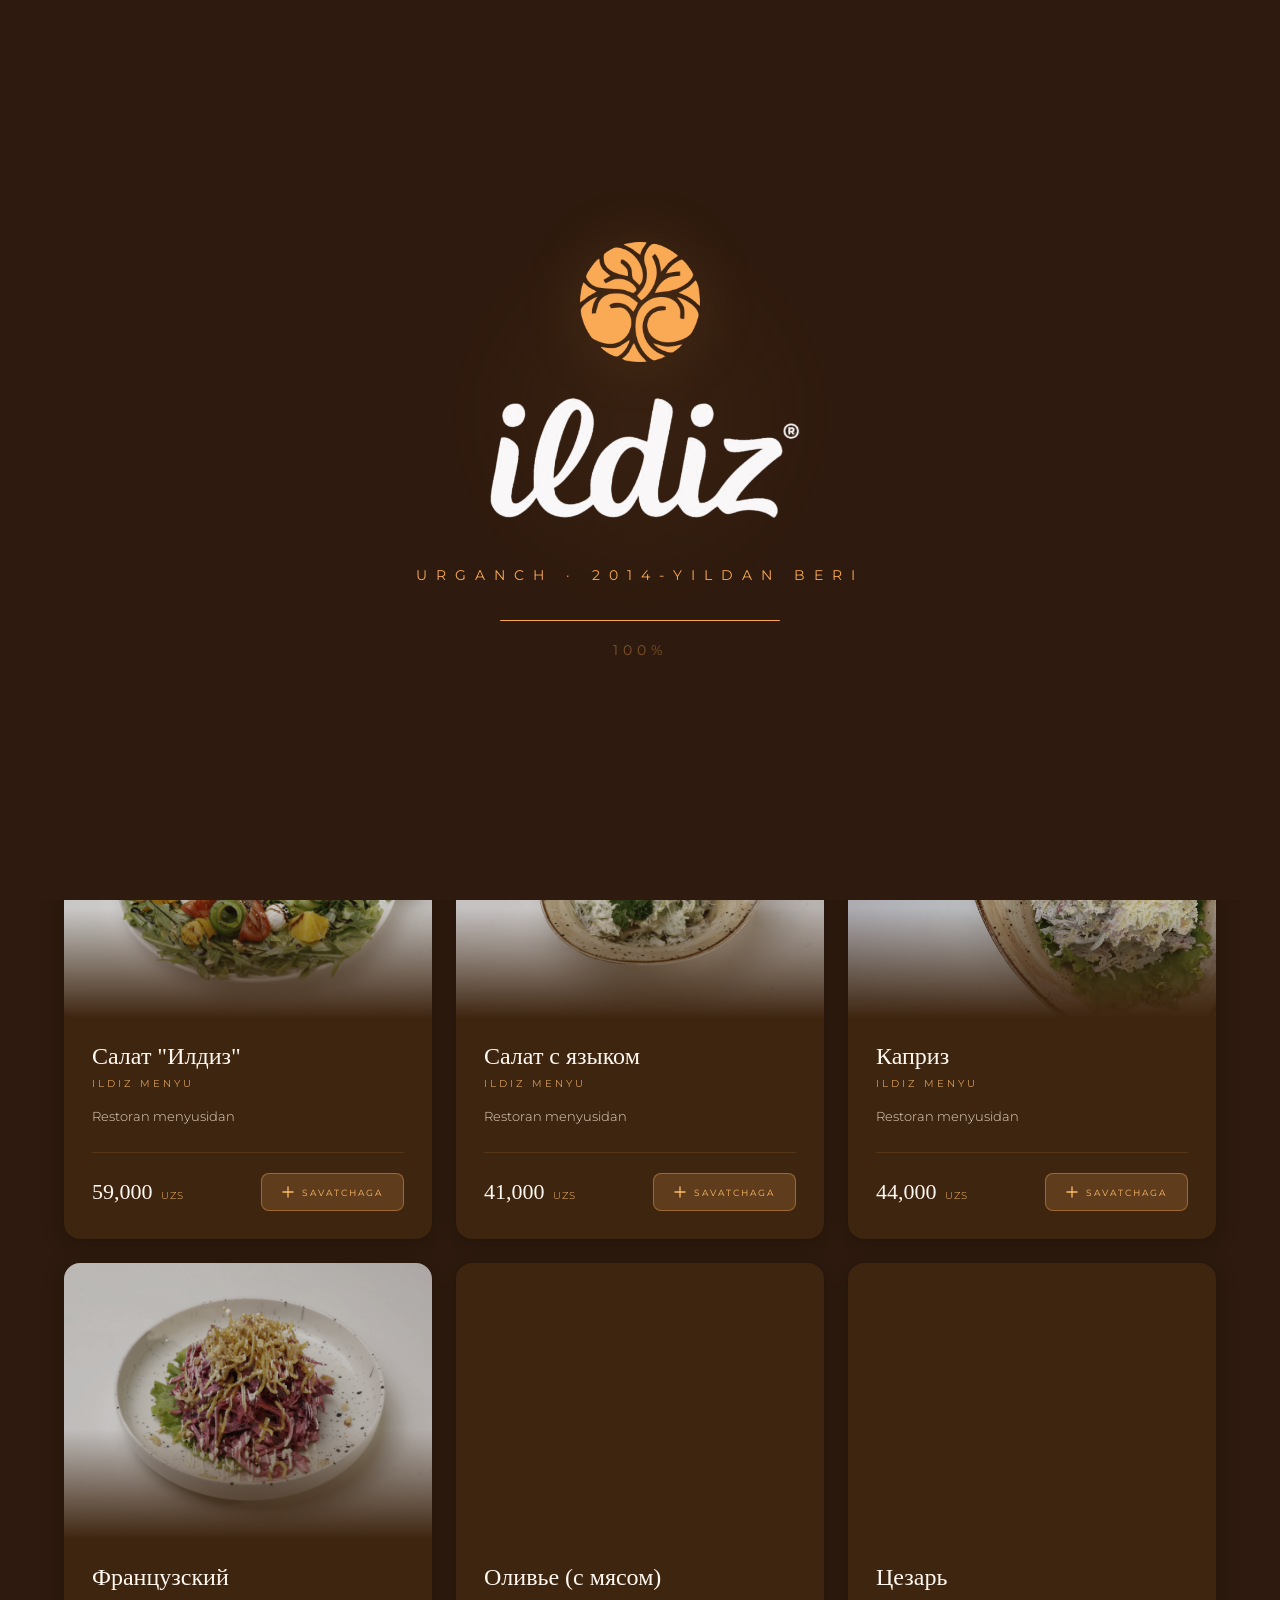
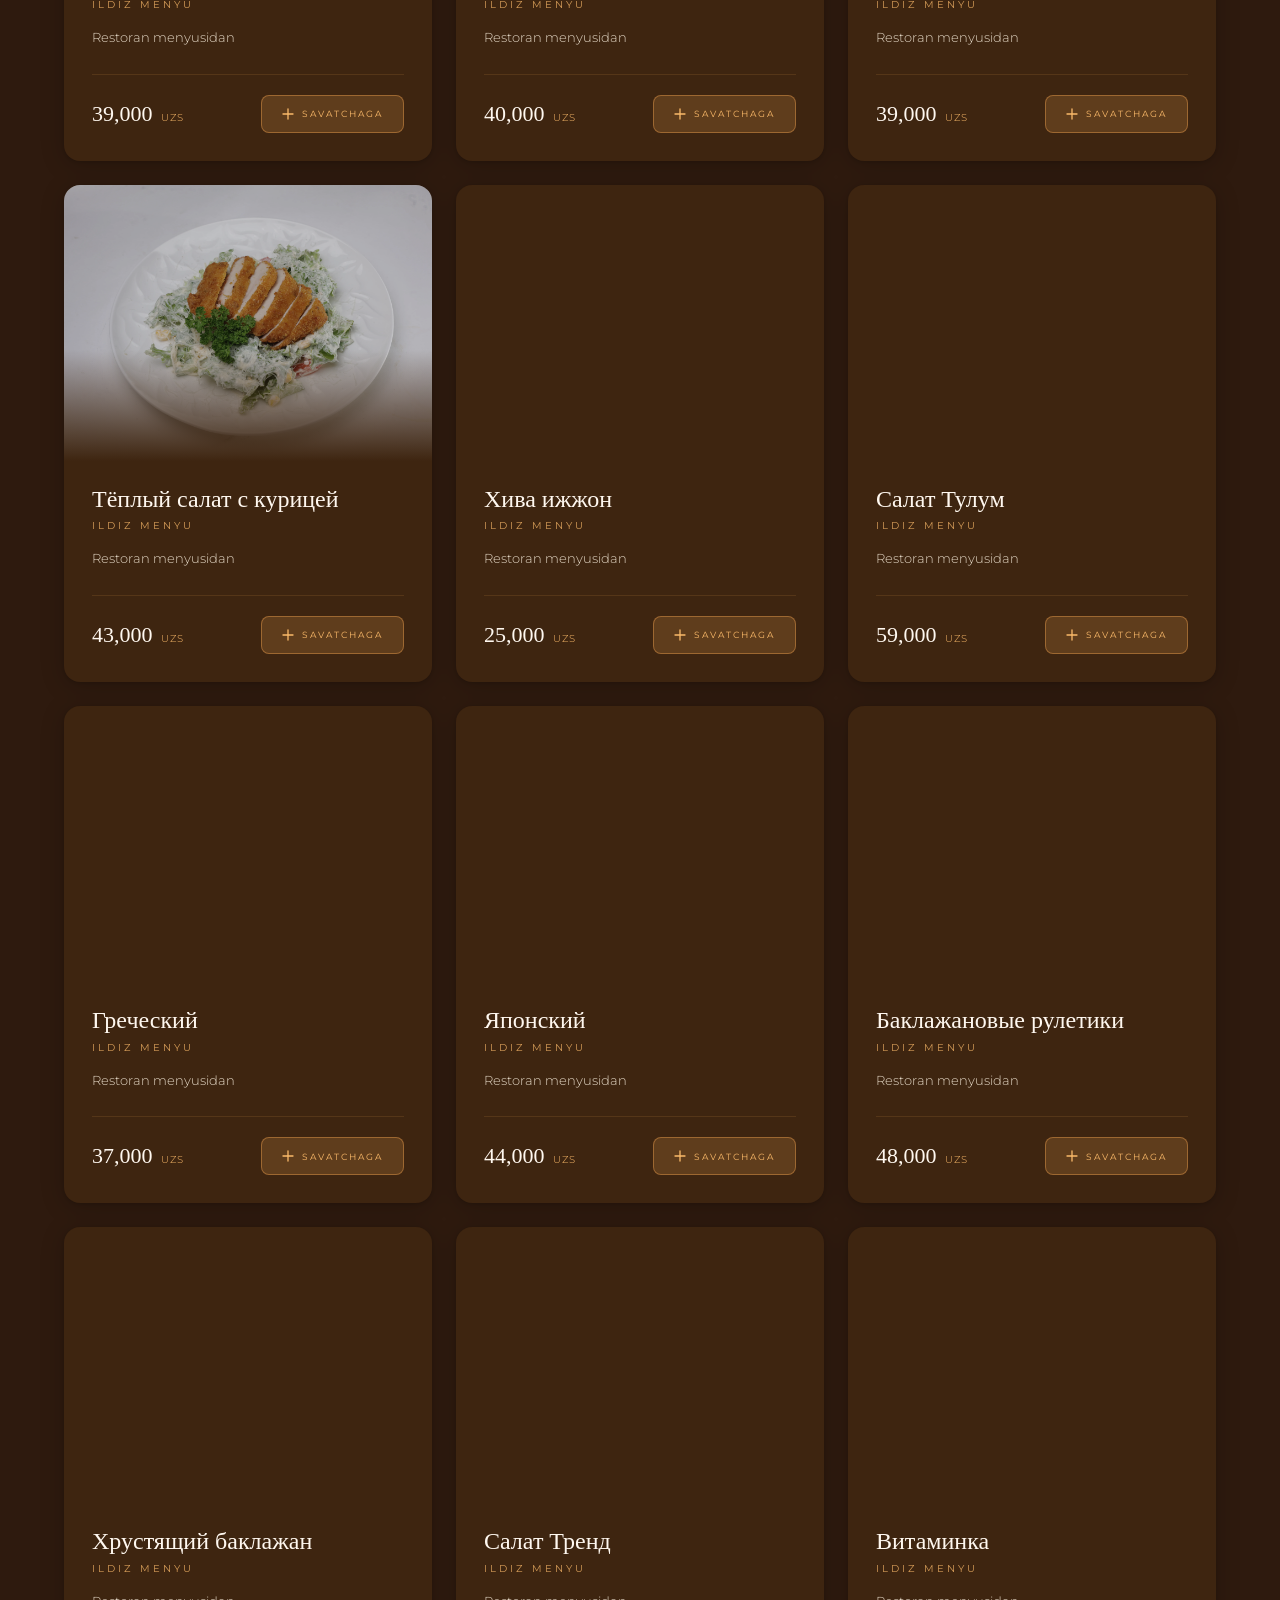
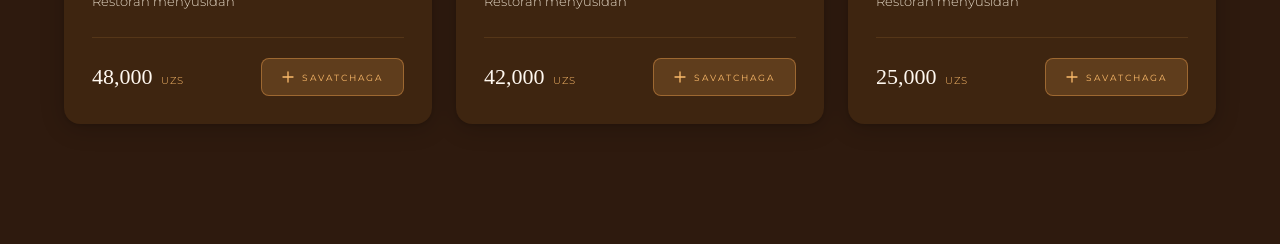
<file: menu.html>
<!DOCTYPE html>
<html lang="uz">

<head>
    <meta charset="UTF-8">
    <meta name="viewport" content="width=device-width, initial-scale=1.0, viewport-fit=cover">
    <meta name="description"
        content="ILDIZ menyu — salatlar, sho'rvalar, asosiy taomlar, kaboblar, ichimliklar, shirinliklar. Onlayn buyurtma bering.">
    <meta name="keywords"
        content="ILDIZ menyu, restoran menyu, Urganch, milliy taomlar, salatlar, kaboblar, shirinliklar">
    <meta name="author" content="ILDIZ Milliy Taomlari">
    <meta name="theme-color" content="#2E1A0E">
    <meta name="color-scheme" content="dark">
    <meta name="robots" content="index, follow">

    <!-- Open Graph -->
    <meta property="og:type" content="website">
    <meta property="og:title" content="ILDIZ — Menyu">
    <meta property="og:description"
        content="ILDIZ restoran menyusi. Salatlar, sho'rvalar, asosiy taomlar, kaboblar, ichimliklar, shirinliklar.">
    <meta property="og:url" content="https://kamoladdin808.github.io/ildiz/menu.html">
    <meta property="og:site_name" content="ILDIZ">

    <!-- Twitter Card -->
    <meta name="twitter:card" content="summary_large_image">
    <meta name="twitter:title" content="ILDIZ — Menyu">
    <meta name="twitter:description" content="ILDIZ restoran menyusi. Milliy taomlar Urganchda.">

    <!-- Favicon -->
    <link rel="icon" type="image/png" href="ildiz-tree.png">
    <link rel="apple-touch-icon" href="ildiz-tree.png">

    <title>ILDIZ — Menyu</title>
    <link rel="preconnect" href="https://fonts.googleapis.com">
    <link
        href="https://fonts.googleapis.com/css2?family=Montserrat:wght@300;400;500;600;700&family=Pacifico&family=Playfair+Display:ital,wght@0,400;0,500;0,600;0,700;1,400;1,500&display=swap"
        rel="stylesheet">
    <link href="https://fonts.cdnfonts.com/css/moret" rel="stylesheet">
    <link rel="stylesheet" href="shared.css">
    <style>
        /* NAV — page-specific */
        nav {
            position: fixed;
            top: 0;
            left: 0;
            right: 0;
            z-index: 1000;
            padding: 22px 64px;
            display: flex;
            align-items: center;
            justify-content: space-between;
            background: rgba(46, 26, 14, 0.95);
            -webkit-backdrop-filter: blur(24px);
            backdrop-filter: blur(24px);
            border-bottom: 1px solid rgba(250, 169, 84, 0.12);
            opacity: 0;
            transform: translateY(-100%);
            animation: navSlide 0.7s cubic-bezier(0.16, 1, 0.3, 1) 2.9s forwards;
        }

        @keyframes navSlide {
            to {
                opacity: 1;
                transform: translateY(0);
            }
        }

        @keyframes fabPop {
            to {
                opacity: 1;
                transform: scale(1) rotate(0deg);
            }
        }

        .nav-back {
            display: flex;
            align-items: center;
            justify-content: center;
            width: 44px;
            height: 44px;
            border: 1px solid rgba(250, 169, 84, 0.4);
            border-radius: 50%;
            background: rgba(250, 169, 84, 0.08);
            text-decoration: none;
            transition: all 0.3s;
            margin-left: 14px;
        }

        .nav-back:hover {
            border-color: var(--gold);
            background: rgba(250, 169, 84, 0.2);
        }

        .nav-logo {
            gap: 14px;
        }

        .nav-mid {
            display: flex;
            gap: 48px;
            list-style: none;
        }

        .nav-mid a {
            font-size: 10px;
            letter-spacing: 4px;
            text-transform: uppercase;
            color: var(--muted);
            text-decoration: none;
            font-weight: 500;
            transition: color 0.3s;
        }

        .nav-mid a:hover,
        .nav-mid a.cur {
            color: var(--gold);
        }

        /* CART FLOAT */
        .cart-fab {
            position: fixed;
            bottom: 36px;
            right: 36px;
            z-index: 500;
            width: 62px;
            height: 62px;
            background: var(--gold);
            border: none;
            border-radius: 50%;
            cursor: pointer;
            display: flex;
            align-items: center;
            justify-content: center;
            box-shadow: 0 8px 32px rgba(250, 169, 84, 0.45);
            transition: all 0.3s;
            opacity: 0;
            transform: scale(0) rotate(-45deg);
            animation: fabPop 0.5s cubic-bezier(0.34, 1.56, 0.64, 1) 4.2s forwards;
        }

        .cart-fab:hover {
            background: var(--gold-l);
            transform: scale(1.08);
            box-shadow: 0 14px 48px rgba(250, 169, 84, 0.55);
        }

        .cart-badge {
            position: absolute;
            top: -5px;
            right: -5px;
            background: var(--ink);
            color: var(--gold);
            font-size: 10px;
            font-weight: 700;
            width: 22px;
            height: 22px;
            border-radius: 50%;
            display: none;
            align-items: center;
            justify-content: center;
            border: 2px solid var(--gold);
        }

        .cart-badge.on {
            display: flex;
        }

        /* CART PANEL */
        .cart-ov {
            position: fixed;
            inset: 0;
            background: rgba(46, 26, 14, 0.8);
            -webkit-backdrop-filter: blur(6px);
            backdrop-filter: blur(6px);
            z-index: 1100;
            opacity: 0;
            pointer-events: none;
            transition: opacity 0.4s;
        }

        .cart-ov.on {
            opacity: 1;
            pointer-events: all;
        }

        .cart-panel {
            position: fixed;
            top: 0;
            right: -480px;
            width: 440px;
            height: 100vh;
            height: 100dvh;
            max-height: 100dvh;
            padding-top: env(safe-area-inset-top, 0px);
            background: linear-gradient(180deg, var(--ink) 0%, var(--ink2) 100%);
            z-index: 1200;
            transition: right 0.45s cubic-bezier(0.4, 0, 0.2, 1);
            display: flex;
            flex-direction: column;
            border-left: 1px solid rgba(250, 169, 84, 0.1);
            box-sizing: border-box;
        }

        .cart-panel.on {
            right: 0;
        }

        .cart-hd {
            padding: 28px 36px 24px;
            border-bottom: 1px solid rgba(250, 169, 84, 0.1);
            display: flex;
            align-items: center;
            justify-content: space-between;
        }

        .cart-hd-left>span {
            font-family: var(--serif);
            font-size: 26px;
            font-weight: 300;
            letter-spacing: 2px;
            color: var(--warm);
            display: block;
        }

        .cart-x {
            width: 40px;
            height: 40px;
            background: rgba(250, 169, 84, 0.06);
            border: 1px solid rgba(250, 169, 84, 0.15);
            color: var(--warm);
            font-size: 20px;
            cursor: pointer;
            border-radius: 12px;
            display: flex;
            align-items: center;
            justify-content: center;
            transition: all 0.3s;
        }

        .cart-x:hover {
            background: rgba(250, 169, 84, 0.15);
            border-color: var(--gold);
            color: var(--gold);
        }

        .cart-body {
            flex: 1;
            overflow-y: auto;
            padding: 28px 36px;
            display: flex;
            flex-direction: column;
        }

        .cart-empty {
            display: flex;
            flex-direction: column;
            align-items: center;
            justify-content: center;
            flex: 1;
            gap: 20px;
            color: rgba(245, 234, 216, 0.3);
        }

        .cart-empty svg {
            opacity: 0.12;
            width: 72px;
            height: 72px;
        }

        .cart-empty p {
            font-family: var(--serif);
            font-size: 18px;
            letter-spacing: 2px;
            color: rgba(245, 234, 216, 0.3);
        }

        .cart-item {
            display: grid;
            grid-template-columns: 56px 1fr auto;
            grid-template-rows: auto auto;
            gap: 4px 14px;
            padding: 16px;
            border-radius: 12px;
            background: rgba(250, 169, 84, 0.04);
            margin-bottom: 10px;
            animation: sli 0.3s ease;
            transition: background 0.3s;
        }

        .cart-item:hover {
            background: rgba(250, 169, 84, 0.08);
        }

        @keyframes sli {
            from {
                opacity: 0;
                transform: translateX(18px);
            }

            to {
                opacity: 1;
                transform: none;
            }
        }

        .ci-img {
            width: 56px;
            height: 56px;
            border-radius: 10px;
            object-fit: cover;
            background: var(--ink3);
            grid-row: 1 / 3;
            align-self: center;
        }

        .ci-info {
            grid-column: 2 / 4;
            min-width: 0;
        }

        .ci-name {
            font-family: var(--serif);
            font-size: 16px;
            font-weight: 400;
            color: var(--warm);
            line-height: 1.2;
            white-space: nowrap;
            overflow: hidden;
            text-overflow: ellipsis;
        }

        .ci-price {
            font-size: 11px;
            color: var(--gold);
            font-weight: 600;
            letter-spacing: 1px;
        }

        .ci-ctrl {
            grid-column: 2 / 4;
            display: flex;
            align-items: center;
            gap: 10px;
            margin-top: 4px;
        }

        .qty-b {
            width: 28px;
            height: 28px;
            border: 1px solid rgba(250, 169, 84, 0.2);
            background: rgba(250, 169, 84, 0.06);
            color: var(--gold);
            font-size: 14px;
            cursor: pointer;
            border-radius: 8px;
            display: flex;
            align-items: center;
            justify-content: center;
            transition: all 0.2s;
            line-height: 1;
        }

        .qty-b:hover {
            background: var(--gold);
            border-color: var(--gold);
            color: var(--ink);
        }

        .qty-n {
            font-size: 13px;
            font-weight: 600;
            color: var(--warm);
            min-width: 18px;
            text-align: center;
        }

        .ci-spacer {
            flex: 1;
        }

        .rm-b {
            background: none;
            border: none;
            color: rgba(245, 234, 216, 0.25);
            cursor: pointer;
            font-size: 9px;
            letter-spacing: 1.5px;
            text-transform: uppercase;
            font-family: 'Montserrat', sans-serif;
            padding: 4px 0;
            transition: color 0.2s;
        }

        .rm-b:hover {
            color: #e74c3c;
        }

        .cart-ft {
            padding: 24px 36px calc(32px + env(safe-area-inset-bottom, 0px));
            border-top: 1px solid rgba(250, 169, 84, 0.1);
        }

        .cart-total {
            display: flex;
            justify-content: space-between;
            align-items: baseline;
            margin-bottom: 20px;
            padding-bottom: 20px;
            border-bottom: 1px solid rgba(250, 169, 84, 0.08);
        }

        .cart-total-l {
            font-size: 9px;
            letter-spacing: 4px;
            text-transform: uppercase;
            color: var(--muted);
        }

        .cart-total-v {
            font-family: var(--serif);
            font-size: 32px;
            font-weight: 300;
            color: var(--warm);
        }

        .cart-total-v span {
            font-size: 11px;
            font-family: 'Montserrat', sans-serif;
            color: var(--gold);
        }

        .cart-service {
            display: flex;
            justify-content: space-between;
            align-items: baseline;
            margin-bottom: 12px;
            font-size: 11px;
            color: var(--muted);
        }

        .cart-service-v {
            color: var(--gold);
            font-weight: 600;
        }

        .cart-total-final {
            display: flex;
            justify-content: space-between;
            align-items: baseline;
            margin-bottom: 20px;
            padding-bottom: 20px;
            border-bottom: 1px solid rgba(250, 169, 84, 0.08);
        }

        .cart-total-final-l {
            font-size: 10px;
            letter-spacing: 3px;
            text-transform: uppercase;
            color: var(--warm);
            font-weight: 600;
        }

        .cart-total-final-v {
            font-family: var(--serif);
            font-size: 28px;
            font-weight: 400;
            color: var(--gold);
        }

        .cart-total-final-v span {
            font-size: 11px;
            font-family: 'Montserrat', sans-serif;
            color: var(--gold);
        }

        .order-btn {
            width: 100%;
            padding: 17px;
            background: var(--gold);
            color: var(--ink);
            border: none;
            border-radius: 12px;
            font-family: 'Montserrat', sans-serif;
            font-size: 10px;
            font-weight: 700;
            letter-spacing: 4px;
            text-transform: uppercase;
            cursor: pointer;
            transition: all 0.3s;
        }

        .order-btn:hover {
            background: var(--gold-l);
            transform: translateY(-2px);
        }

        .order-btn:disabled {
            opacity: 0.35;
            transform: none;
        }

        .clear-btn {
            width: 100%;
            padding: 12px;
            background: none;
            color: rgba(251, 248, 243, 0.3);
            border: 1px solid rgba(250, 169, 84, 0.12);
            border-radius: 10px;
            font-family: 'Montserrat', sans-serif;
            font-size: 9px;
            letter-spacing: 3px;
            text-transform: uppercase;
            cursor: pointer;
            margin-top: 10px;
            transition: all 0.3s;
        }

        .clear-btn:hover {
            border-color: rgba(250, 169, 84, 0.4);
            color: var(--gold);
        }

        .cart-ft--hidden {
            display: none;
        }

        /* HERO */
        .m-hero {
            padding-top: 68px;
            height: 50vh;
            min-height: 320px;
            display: flex;
            align-items: center;
            justify-content: center;
            background: linear-gradient(175deg, #2E1A0E 0%, #3E2510 60%, #2E1A0E 100%);
            position: relative;
            overflow: hidden;
        }

        .m-hero-bg {
            position: absolute;
            inset: 0;
            background: radial-gradient(ellipse 70% 80% at 40% 50%, rgba(127, 85, 57, 0.22) 0%, transparent 70%);
        }

        .m-hero-cont {
            position: relative;
            z-index: 2;
            text-align: center;
        }

        .m-hero-ey {
            font-size: 9px;
            letter-spacing: 7px;
            text-transform: uppercase;
            color: var(--gold);
            margin-bottom: 16px;
            opacity: 0;
            animation: fadeUp 0.7s ease 3.1s forwards;
        }

        .m-hero-h1 {
            font-family: var(--serif);
            font-size: clamp(60px, 10vw, 110px);
            font-weight: 300;
            color: var(--warm);
            letter-spacing: 14px;
            line-height: 1;
            opacity: 0;
            animation: fadeUp 0.9s cubic-bezier(0.16, 1, 0.3, 1) 3.3s forwards;
        }

        .m-hero-h1 em {
            color: var(--gold);
            font-style: italic;
        }

        .m-hero-sub {
            margin-top: 16px;
            font-size: 10px;
            letter-spacing: 5px;
            text-transform: uppercase;
            color: rgba(251, 248, 243, 0.32);
            opacity: 0;
            animation: fadeUp 0.7s ease 3.6s forwards;
        }

        @keyframes fadeUp {
            from {
                opacity: 0;
                transform: translateY(24px);
            }

            to {
                opacity: 1;
                transform: none;
            }
        }

        /* MARQUEE */

        /* CAT BAR — в ритме nav / героя: ink, золото, подчёркивание активного */
        .cat-bar {
            position: sticky;
            top: 68px;
            z-index: 100;
            background: rgba(46, 26, 14, 0.95);
            -webkit-backdrop-filter: blur(24px);
            backdrop-filter: blur(24px);
            border-bottom: 1px solid rgba(250, 169, 84, 0.12);
            opacity: 0;
            animation: fadeUp 0.6s ease 4s forwards;
        }

        .cat-bar::before {
            content: '';
            position: absolute;
            top: -6px;
            left: 0;
            right: 0;
            height: 6px;
            background: var(--ink);
        }

        .cat-scr-wrap {
            max-width: 1400px;
            margin: 0 auto;
            padding: 14px 0 16px;
            position: relative;
        }

        .cat-scr-wrap::before,
        .cat-scr-wrap::after {
            content: '';
            position: absolute;
            top: 0;
            bottom: 0;
            width: 56px;
            z-index: 2;
            pointer-events: none;
            transition: opacity 0.3s;
        }

        .cat-scr-wrap::before {
            left: 0;
            background: linear-gradient(90deg, rgba(46, 26, 14, 1) 0%, rgba(46, 26, 14, 0.6) 40%, transparent 100%);
        }

        .cat-scr-wrap::after {
            right: 0;
            background: linear-gradient(-90deg, rgba(46, 26, 14, 1) 0%, rgba(46, 26, 14, 0.6) 40%, transparent 100%);
        }

        /* Arrow navigation buttons */
        .cat-arrow {
            position: absolute;
            top: 50%;
            transform: translateY(-50%);
            z-index: 5;
            width: 36px;
            height: 36px;
            border-radius: 50%;
            border: 1px solid rgba(250, 169, 84, 0.3);
            background: rgba(46, 26, 14, 0.9);
            -webkit-backdrop-filter: blur(12px);
            backdrop-filter: blur(12px);
            color: var(--gold);
            cursor: pointer;
            display: flex;
            align-items: center;
            justify-content: center;
            transition: all 0.3s;
            opacity: 0;
            pointer-events: none;
        }

        .cat-arrow.vis {
            opacity: 1;
            pointer-events: all;
        }

        .cat-arrow:hover {
            background: rgba(250, 169, 84, 0.15);
            border-color: var(--gold);
            transform: translateY(-50%) scale(1.08);
        }

        .cat-arrow--l {
            left: -56px;
        }

        .cat-arrow--r {
            right: -56px;
        }

        @media (max-width: 768px) {
            .cat-arrow {
                display: none !important;
            }
        }

        .cat-scr {
            display: flex;
            align-items: stretch;
            flex-wrap: nowrap;
            gap: 8px;
            overflow-x: auto;
            overflow-y: hidden;
            scrollbar-width: none;
            padding: 0 48px;
            scroll-behavior: smooth;
            overscroll-behavior-x: contain;
            -webkit-overflow-scrolling: touch;
        }

        .cat-scr::-webkit-scrollbar {
            display: none;
        }

        .cat-btn {
            display: inline-flex;
            flex-direction: row;
            align-items: center;
            gap: 9px;
            padding: 9px 16px 9px 12px;
            background: rgba(250, 169, 84, 0.04);
            border: 1px solid rgba(250, 169, 84, 0.22);
            border-radius: 999px;
            cursor: pointer;
            position: relative;
            transition: background 0.35s, border-color 0.35s, color 0.35s, transform 0.25s;
            flex: 0 0 auto;
            max-width: min(280px, 85vw);
        }

        .cat-btn::after {
            content: '';
            position: absolute;
            bottom: -10px;
            left: 50%;
            transform: translateX(-50%) scale(0);
            width: 5px;
            height: 5px;
            border-radius: 50%;
            background: var(--gold);
            box-shadow: 0 0 8px rgba(250, 169, 84, 0.5);
            transition: transform 0.35s cubic-bezier(0.34, 1.56, 0.64, 1), opacity 0.3s;
            opacity: 0;
        }

        .cat-btn:hover {
            background: rgba(250, 169, 84, 0.07);
            border-color: rgba(250, 169, 84, 0.38);
        }

        .cat-btn.on {
            background: rgba(250, 169, 84, 0.13);
            border-color: rgba(250, 169, 84, 0.6);
            box-shadow: 0 0 20px rgba(250, 169, 84, 0.08);
        }

        .cat-btn.on::after {
            transform: translateX(-50%) scale(1);
            opacity: 1;
        }

        .cat-ico {
            display: flex;
            align-items: center;
            justify-content: center;
            flex-shrink: 0;
            width: auto;
            height: auto;
            padding: 0;
            border-radius: 0;
            background: none;
            color: var(--muted);
            opacity: 0.85;
            transition: color 0.3s, opacity 0.3s;
        }

        .cat-btn.on .cat-ico {
            color: var(--gold);
            opacity: 1;
        }

        .cat-btn:hover .cat-ico {
            color: var(--gold);
            opacity: 1;
        }

        .cat-lbl {
            display: block;
            font-size: 10px;
            letter-spacing: 3px;
            text-transform: uppercase;
            color: var(--muted);
            font-weight: 500;
            line-height: 1.4;
            text-align: left;
            white-space: normal;
            overflow: visible;
            max-width: 14rem;
            transition: color 0.3s;
        }

        .cat-lbl [data-l] {
            display: none;
        }

        .cat-lbl [data-l].on {
            display: block;
        }

        .cat-btn.on .cat-lbl {
            color: var(--warm);
        }

        .cat-btn:hover .cat-lbl {
            color: var(--warm);
        }

        .cat-btn.on:hover .cat-lbl {
            color: var(--warm);
        }

        /* MENU AREA */
        .menu-area {
            padding-bottom: 120px;
            background: var(--ink);
        }

        .m-sec {
            display: none;
            max-width: 1400px;
            margin: 0 auto;
            padding: 80px 64px 0;
        }

        .m-sec.on {
            display: block;
            animation: secReveal 0.7s ease forwards;
        }

        @keyframes secReveal {
            from {
                opacity: 0;
                transform: translateY(30px);
            }

            to {
                opacity: 1;
                transform: none;
            }
        }

        .m-sec-hd {
            display: flex;
            align-items: baseline;
            gap: 20px;
            margin-bottom: 52px;
            padding-bottom: 24px;
            border-bottom: 1px solid rgba(250, 169, 84, 0.1);
        }

        .m-sec-title {
            font-family: var(--serif);
            font-size: clamp(40px, 5.5vw, 64px);
            font-weight: 300;
            color: var(--warm);
            line-height: 1;
        }

        .m-sec-title em {
            color: var(--gold);
            font-style: italic;
        }

        .m-sec-count {
            font-size: 10px;
            letter-spacing: 3px;
            color: var(--muted2);
            text-transform: uppercase;
        }

        /* GRID */
        .m-grid {
            display: grid;
            grid-template-columns: repeat(3, 1fr);
            gap: 24px;
        }

        /* CARD */
        .m-card {
            background: var(--card);
            position: relative;
            cursor: pointer;
            overflow: hidden;
            border-radius: 16px;
            box-shadow: 0 4px 24px rgba(0, 0, 0, 0.2),
                0 1px 4px rgba(0, 0, 0, 0.15);
            transition: background 0.4s, transform 0.4s, box-shadow 0.4s;
        }

        .m-card:hover {
            background: var(--card2);
            transform: translateY(-4px);
            box-shadow: 0 12px 40px rgba(0, 0, 0, 0.3),
                0 2px 8px rgba(0, 0, 0, 0.2);
        }

        .m-card::before {
            content: '';
            position: absolute;
            top: 0;
            left: 0;
            right: 0;
            height: 2px;
            background: var(--gold);
            transform: scaleX(0);
            transition: transform 0.4s;
            transform-origin: left;
            z-index: 2;
            border-radius: 16px 16px 0 0;
        }

        .m-card:hover::before {
            transform: scaleX(1);
        }

        .m-card-img {
            aspect-ratio: 4/3;
            overflow: hidden;
            position: relative;
        }

        .m-card-img::after {
            content: '';
            position: absolute;
            bottom: 0;
            left: 0;
            right: 0;
            height: 40%;
            background: linear-gradient(to top, var(--card), transparent);
            pointer-events: none;
            z-index: 1;
        }

        .m-card-img img {
            width: 100%;
            height: 100%;
            object-fit: cover;
            transition: transform 0.7s cubic-bezier(0.4, 0, 0.2, 1), filter 0.4s;
            filter: brightness(0.82) saturate(0.85);
        }

        .m-card:hover .m-card-img img {
            transform: scale(1.06);
            filter: brightness(0.95) saturate(1);
        }

        .m-badge {
            position: absolute;
            top: 16px;
            left: 16px;
            background: var(--gold);
            color: var(--ink);
            font-size: 8px;
            letter-spacing: 2px;
            text-transform: uppercase;
            padding: 6px 12px;
            font-weight: 700;
            z-index: 2;
            border-radius: 6px;
        }

        .m-card-body {
            padding: 24px 28px 28px;
        }

        .m-card-name {
            font-family: var(--serif);
            font-size: 24px;
            font-weight: 400;
            color: #FFF8F0;
            line-height: 1.2;
            margin-bottom: 6px;
        }

        .m-card-alt {
            font-size: 10px;
            color: #FBBA6A;
            letter-spacing: 3px;
            text-transform: uppercase;
            margin-bottom: 16px;
            font-style: normal;
            opacity: 0.8;
        }

        .m-card-desc {
            font-size: 12.5px;
            line-height: 1.8;
            color: rgba(245, 234, 216, 0.9);
            font-weight: 300;
            margin-bottom: 24px;
        }

        .m-card-ft {
            display: flex;
            align-items: center;
            justify-content: space-between;
            padding-top: 20px;
            border-top: 1px solid rgba(250, 169, 84, 0.12);
        }

        .m-card-price {
            font-family: var(--serif);
            font-size: 22px;
            font-weight: 300;
            color: #FFF8F0;
        }

        .m-card-price span {
            font-size: 10px;
            font-family: 'Montserrat', sans-serif;
            color: #FBBA6A;
            letter-spacing: 1px;
            margin-left: 3px;
        }

        .add-btn {
            display: flex;
            align-items: center;
            gap: 8px;
            padding: 12px 20px;
            border-radius: 8px;
            background: rgba(250, 169, 84, 0.18);
            border: 1px solid rgba(250, 169, 84, 0.4);
            color: #FBBA6A;
            font-family: 'Montserrat', sans-serif;
            font-size: 9px;
            letter-spacing: 2px;
            text-transform: uppercase;
            cursor: pointer;
            transition: all 0.3s;
        }

        .add-btn:hover {
            background: var(--gold);
            border-color: var(--gold);
            color: var(--ink);
        }

        .card-qty {
            display: flex;
            align-items: center;
            gap: 12px;
            background: rgba(250, 169, 84, 0.08);
            border: 1px solid rgba(250, 169, 84, 0.2);
            border-radius: 10px;
            padding: 4px 8px;
        }

        .card-qty button {
            width: 30px;
            height: 30px;
            background: rgba(250, 169, 84, 0.06);
            border: 1px solid rgba(250, 169, 84, 0.2);
            color: var(--gold);
            font-size: 16px;
            cursor: pointer;
            border-radius: 8px;
            display: flex;
            align-items: center;
            justify-content: center;
            transition: all 0.2s;
            line-height: 1;
        }

        .card-qty button:hover {
            background: var(--gold);
            border-color: var(--gold);
            color: var(--ink);
        }

        .card-qty span {
            font-size: 14px;
            font-weight: 600;
            color: var(--warm);
            min-width: 20px;
            text-align: center;
        }

        /* TOAST */
        .toast {
            position: fixed;
            bottom: 120px;
            right: 36px;
            background: var(--ink3);
            color: var(--warm);
            padding: 14px 24px;
            border-left: 2px solid var(--gold);
            font-size: 11px;
            letter-spacing: 2px;
            z-index: 2000;
            transform: translateX(200px);
            opacity: 0;
            transition: all 0.4s cubic-bezier(0.4, 0, 0.2, 1);
            pointer-events: none;
            border: 1px solid rgba(250, 169, 84, 0.2);
            border-left: 2px solid var(--gold);
        }

        .toast.on {
            transform: none;
            opacity: 1;
        }

        /* page-specific touch cursors */
        @media (pointer: coarse) {

            .cat-btn,
            .add-btn,
            .cart-fab,
            .qty-b,
            .rm-b,
            .order-btn,
            .clear-btn,
            .cart-x,
            .lb {
                cursor: pointer !important;
            }
        }

        /* ── LANDSCAPE MOBILE ── */
        @media (max-height: 480px) and (orientation: landscape) {
            .m-hero {
                min-height: 0;
                height: auto;
                padding: 80px 24px 40px;
            }

            .m-hero-sub {
                display: none;
            }
        }

        /* ── 900px TABLET ── */
        @media(max-width:900px) {
            nav {
                padding: 16px max(20px, env(safe-area-inset-right, 0px)) 16px max(20px, env(safe-area-inset-left, 0px))
            }

            .nav-tree {
                height: 24px;
                width: 24px
            }

            .nav-mid {
                display: none
            }

            .cat-scr {
                padding: 0 max(20px, env(safe-area-inset-right, 0px)) 0 max(20px, env(safe-area-inset-left, 0px));
                justify-content: flex-start
            }

            .cat-btn {
                padding: 10px 16px 10px 12px;
                gap: 8px;
                min-height: 44px
            }

            .m-sec {
                padding: 64px max(20px, env(safe-area-inset-right, 0px)) 0 max(20px, env(safe-area-inset-left, 0px))
            }

            .m-grid {
                grid-template-columns: 1fr 1fr;
                gap: 20px
            }

            .cart-panel {
                width: 420px;
                right: -430px
            }

            .menu-area {
                padding-bottom: calc(110px + env(safe-area-inset-bottom, 0px))
            }
        }

        /* ── 768px ── */
        @media(max-width:768px) {
            nav {
                padding: 15px max(16px, env(safe-area-inset-right, 0px)) 15px max(16px, env(safe-area-inset-left, 0px))
            }

            .nav-logo-txt img {
                height: 24px
            }

            .cat-scr {
                padding: 0 max(16px, env(safe-area-inset-right, 0px)) 0 max(16px, env(safe-area-inset-left, 0px));
                justify-content: flex-start;
                overflow-x: auto
            }

            .cat-scr-wrap::before,
            .cat-scr-wrap::after {
                width: 28px
            }

            .cat-btn {
                padding: 10px 14px 10px 11px;
                gap: 8px;
                min-height: 44px
            }

            .cat-lbl {
                font-size: 9px;
                letter-spacing: 2px;
                max-width: 12rem
            }

            .m-hero {
                height: 46vh;
                min-height: 300px;
                padding-top: 62px
            }

            .m-hero-h1 {
                font-size: clamp(56px, 12vw, 88px);
                letter-spacing: 10px
            }

            .m-sec {
                padding: 56px max(16px, env(safe-area-inset-right, 0px)) 0 max(16px, env(safe-area-inset-left, 0px))
            }

            .m-sec-hd {
                margin-bottom: 40px;
                padding-bottom: 20px;
                gap: 16px;
                flex-wrap: wrap;
                align-items: baseline
            }

            .m-grid {
                grid-template-columns: 1fr 1fr;
                gap: 18px
            }

            .m-card-body {
                padding: 24px 22px 20px
            }

            .cart-panel {
                width: 100%;
                right: -100%;
                border-left: none
            }

            .cart-hd {
                padding-left: max(28px, env(safe-area-inset-left, 0px));
                padding-right: max(28px, env(safe-area-inset-right, 0px))
            }

            .cart-body {
                padding-left: max(28px, env(safe-area-inset-left, 0px));
                padding-right: max(28px, env(safe-area-inset-right, 0px))
            }

            .cart-ft {
                padding-left: max(28px, env(safe-area-inset-left, 0px));
                padding-right: max(28px, env(safe-area-inset-right, 0px));
                padding-bottom: calc(28px + env(safe-area-inset-bottom, 0px))
            }

            .cart-fab {
                bottom: max(22px, calc(14px + env(safe-area-inset-bottom, 0px)));
                right: max(20px, calc(12px + env(safe-area-inset-right, 0px)));
                width: 58px;
                height: 58px
            }

            .toast {
                right: max(20px, env(safe-area-inset-right, 0px));
                bottom: calc(106px + env(safe-area-inset-bottom, 0px))
            }
        }

        /* ── 600px ── */
        @media(max-width:600px) {
            nav {
                padding: 14px max(16px, env(safe-area-inset-right, 0px)) 14px max(16px, env(safe-area-inset-left, 0px))
            }

            .cat-scr {
                padding: 0 max(14px, env(safe-area-inset-right, 0px)) 0 max(14px, env(safe-area-inset-left, 0px));
                justify-content: flex-start;
                overflow-x: auto
            }

            .cat-btn {
                padding: 9px 13px 9px 10px;
                gap: 7px;
                min-height: 44px
            }

            .cat-lbl {
                font-size: 9px;
                letter-spacing: 1.5px;
                max-width: 11rem
            }

            .m-hero {
                height: 42vh;
                min-height: 270px;
                padding-top: 60px
            }

            .m-hero-ey {
                font-size: 8px;
                letter-spacing: 5px
            }

            .m-hero-h1 {
                letter-spacing: 8px
            }

            .m-sec {
                padding: 48px max(16px, env(safe-area-inset-right, 0px)) 0 max(16px, env(safe-area-inset-left, 0px))
            }

            .m-grid {
                grid-template-columns: 1fr;
                gap: 20px
            }

            .m-card-body {
                padding: 22px 20px 18px
            }

            .m-card-name {
                font-size: 21px
            }

            .m-card-desc {
                font-size: 12px;
                margin-bottom: 20px
            }

            .m-card-price {
                font-size: 21px
            }

            .m-card-ft {
                flex-wrap: wrap;
                gap: 12px;
                align-items: center
            }

            .add-btn {
                padding: 11px 16px;
                min-height: 44px
            }

            .cart-panel {
                width: 100%;
                right: -100%
            }

            .cart-hd {
                padding: 18px max(22px, env(safe-area-inset-right, 0px)) 18px max(22px, env(safe-area-inset-left, 0px))
            }

            .cart-body {
                padding: 24px max(22px, env(safe-area-inset-right, 0px)) 24px max(22px, env(safe-area-inset-left, 0px))
            }

            .cart-ft {
                padding: 20px max(22px, env(safe-area-inset-right, 0px)) calc(24px + env(safe-area-inset-bottom, 0px)) max(22px, env(safe-area-inset-left, 0px))
            }

            .cart-fab {
                bottom: max(20px, calc(12px + env(safe-area-inset-bottom, 0px)));
                right: max(16px, calc(10px + env(safe-area-inset-right, 0px)));
                width: 56px;
                height: 56px
            }

            .toast {
                right: max(16px, env(safe-area-inset-right, 0px));
                bottom: calc(100px + env(safe-area-inset-bottom, 0px))
            }

            .menu-area {
                padding-bottom: calc(106px + env(safe-area-inset-bottom, 0px))
            }
        }

        /* ── 480px ── */
        @media(max-width:480px) {
            nav {
                padding: 13px max(14px, env(safe-area-inset-right, 0px)) 13px max(14px, env(safe-area-inset-left, 0px));
                background: var(--ink)
            }

            .cat-bar {
                background: rgba(46, 26, 14, 0.95)
            }

            .nav-logo-txt img {
                height: 22px
            }

            .lb {
                padding: 5px 8px;
                font-size: 9px;
                min-width: 36px;
                min-height: 36px
            }

            .nav-back {
                width: 36px;
                height: 36px
            }

            .nav-back svg {
                width: 16px;
                height: 16px
            }

            .cat-scr {
                padding: 0 max(12px, env(safe-area-inset-right, 0px)) 0 max(12px, env(safe-area-inset-left, 0px));
                justify-content: flex-start;
                overflow-x: auto;
                gap: 5px
            }

            .cat-btn {
                padding: 6px 10px 6px 8px;
                gap: 6px;
                min-height: 36px
            }

            .cat-ico svg {
                width: 14px;
                height: 14px
            }

            .cat-lbl {
                font-size: 8px;
                letter-spacing: 1px;
                max-width: 10rem
            }

            .m-hero {
                height: 40vh;
                min-height: 250px;
                padding-top: 58px
            }

            .m-hero-ey {
                font-size: 8px;
                letter-spacing: 4px;
                margin-bottom: 12px
            }

            .m-hero-h1 {
                font-size: clamp(48px, 13vw, 72px);
                letter-spacing: 7px
            }

            .m-hero-sub {
                font-size: 9px;
                letter-spacing: 4px;
                margin-top: 12px
            }

            .m-sec {
                padding: 44px max(14px, env(safe-area-inset-right, 0px)) 0 max(14px, env(safe-area-inset-left, 0px))
            }

            .m-sec-hd {
                margin-bottom: 32px;
                padding-bottom: 16px;
                gap: 12px
            }

            .m-sec-title {
                font-size: clamp(32px, 9vw, 48px)
            }

            .m-grid {
                grid-template-columns: 1fr;
                gap: 18px
            }

            .m-card-body {
                padding: 20px 18px 16px
            }

            .m-card-name {
                font-size: 20px
            }

            .m-card-alt {
                font-size: 9px;
                margin-bottom: 12px
            }

            .m-card-desc {
                font-size: 12px;
                margin-bottom: 18px
            }

            .m-card-price {
                font-size: 20px
            }

            .add-btn {
                padding: 10px 14px;
                font-size: 8px;
                gap: 6px;
                min-height: 44px
            }

            .cart-hd {
                padding: 16px max(20px, env(safe-area-inset-right, 0px)) 16px max(20px, env(safe-area-inset-left, 0px))
            }

            .cart-body {
                padding: 20px max(20px, env(safe-area-inset-right, 0px)) 20px max(20px, env(safe-area-inset-left, 0px))
            }

            .cart-ft {
                padding: 18px max(20px, env(safe-area-inset-right, 0px)) calc(22px + env(safe-area-inset-bottom, 0px)) max(20px, env(safe-area-inset-left, 0px))
            }

            .cart-hd-left>span {
                font-size: 26px
            }

            .cart-total-v {
                font-size: 30px
            }

            .ci-img {
                width: 60px;
                height: 60px
            }

            .cart-fab {
                bottom: max(18px, calc(10px + env(safe-area-inset-bottom, 0px)));
                right: max(14px, calc(8px + env(safe-area-inset-right, 0px)));
                width: 54px;
                height: 54px
            }

            .toast {
                right: max(14px, env(safe-area-inset-right, 0px));
                bottom: calc(96px + env(safe-area-inset-bottom, 0px));
                font-size: 10px;
                padding: 12px 18px;
                max-width: calc(100vw - 28px - env(safe-area-inset-left, 0px) - env(safe-area-inset-right, 0px))
            }

            .menu-area {
                padding-bottom: calc(100px + env(safe-area-inset-bottom, 0px))
            }

        }

        /* ── 375px ── */
        @media(max-width:375px) {
            nav {
                padding: 12px max(12px, env(safe-area-inset-right, 0px)) 12px max(12px, env(safe-area-inset-left, 0px))
            }

            .nav-logo-txt img {
                height: 22px
            }

            .nav-tree {
                height: 22px;
                width: 20px
            }

            .lb {
                padding: 4px 7px;
                font-size: 9px;
                min-width: 32px;
                min-height: 32px
            }

            .nav-back {
                width: 32px;
                height: 32px
            }

            .nav-back svg {
                width: 15px;
                height: 15px
            }

            .cat-scr {
                padding: 0 max(10px, env(safe-area-inset-right, 0px)) 0 max(10px, env(safe-area-inset-left, 0px));
                justify-content: flex-start;
                overflow-x: auto;
                gap: 4px
            }

            .cat-btn {
                padding: 5px 8px 5px 6px;
                gap: 5px;
                min-height: 32px
            }

            .cat-ico svg {
                width: 13px;
                height: 13px
            }

            .cat-lbl {
                font-size: 8px;
                letter-spacing: 0.8px;
                max-width: 9rem
            }

            .m-hero {
                height: 38vh;
                min-height: 230px;
                padding-top: 55px
            }

            .m-hero-h1 {
                font-size: clamp(42px, 12vw, 60px);
                letter-spacing: 5px
            }

            .m-hero-sub {
                display: none
            }

            .m-sec {
                padding: 38px max(12px, env(safe-area-inset-right, 0px)) 0 max(12px, env(safe-area-inset-left, 0px))
            }

            .m-sec-hd {
                margin-bottom: 26px;
                padding-bottom: 14px
            }

            .m-card-body {
                padding: 18px 16px 14px
            }

            .m-card-name {
                font-size: 19px
            }

            .m-card-desc {
                font-size: 11px;
                margin-bottom: 16px
            }

            .m-card-price {
                font-size: 19px
            }

            .add-btn {
                padding: 10px 12px;
                font-size: 8px;
                min-height: 44px
            }

            .cart-hd {
                padding: 14px max(18px, env(safe-area-inset-right, 0px)) 14px max(18px, env(safe-area-inset-left, 0px))
            }

            .cart-body {
                padding: 16px max(18px, env(safe-area-inset-right, 0px)) 16px max(18px, env(safe-area-inset-left, 0px))
            }

            .cart-ft {
                padding: 16px max(18px, env(safe-area-inset-right, 0px)) calc(20px + env(safe-area-inset-bottom, 0px)) max(18px, env(safe-area-inset-left, 0px))
            }

            .cart-hd-left>span {
                font-size: 24px
            }

            .cart-total-v {
                font-size: 28px
            }

            .ci-img {
                width: 54px;
                height: 54px
            }

            .cart-fab {
                bottom: max(16px, calc(8px + env(safe-area-inset-bottom, 0px)));
                right: max(12px, calc(6px + env(safe-area-inset-right, 0px)));
                width: 52px;
                height: 52px
            }

            .cart-fab svg {
                width: 20px;
                height: 20px
            }

            .toast {
                right: max(12px, env(safe-area-inset-right, 0px));
                bottom: calc(90px + env(safe-area-inset-bottom, 0px));
                font-size: 10px;
                padding: 10px 16px
            }

            .menu-area {
                padding-bottom: calc(92px + env(safe-area-inset-bottom, 0px))
            }

        }

        /* ── 320px ── */
        @media(max-width:320px) {
            nav {
                padding: 10px max(10px, env(safe-area-inset-right, 0px)) 10px max(10px, env(safe-area-inset-left, 0px))
            }

            .nav-logo-txt img {
                height: 20px
            }

            .nav-tree {
                height: 20px;
                width: 18px
            }

            .lb {
                padding: 4px 6px;
                font-size: 8px;
                min-width: 28px;
                min-height: 28px
            }

            .nav-back {
                width: 28px;
                height: 28px
            }

            .nav-back svg {
                width: 14px;
                height: 14px
            }

            .cat-scr {
                padding: 0 max(8px, env(safe-area-inset-right, 0px)) 0 max(8px, env(safe-area-inset-left, 0px));
                justify-content: flex-start;
                overflow-x: auto;
                gap: 4px
            }

            .cat-btn {
                padding: 4px 6px 4px 6px;
                gap: 4px;
                min-height: 28px
            }

            .cat-ico svg {
                width: 12px;
                height: 12px
            }

            .cat-lbl {
                font-size: 7px;
                letter-spacing: 0.5px;
                max-width: 8rem
            }

            .m-hero {
                height: 36vh;
                min-height: 210px;
                padding-top: 52px
            }

            .m-hero-ey {
                display: none
            }

            .m-hero-h1 {
                font-size: 40px;
                letter-spacing: 4px
            }

            .m-sec {
                padding: 32px max(10px, env(safe-area-inset-right, 0px)) 0 max(10px, env(safe-area-inset-left, 0px))
            }

            .m-sec-hd {
                margin-bottom: 20px;
                padding-bottom: 12px;
                gap: 8px
            }

            .m-sec-count {
                display: none
            }

            .m-sec-title {
                font-size: 30px
            }

            .m-card-body {
                padding: 14px 14px 12px
            }

            .m-card-name {
                font-size: 18px
            }

            .m-card-alt {
                font-size: 9px;
                margin-bottom: 10px
            }

            .m-card-desc {
                font-size: 11px;
                line-height: 1.7;
                margin-bottom: 14px
            }

            .m-card-price {
                font-size: 18px
            }

            .add-btn {
                padding: 9px 10px;
                font-size: 8px;
                letter-spacing: 1.5px;
                min-height: 44px
            }

            .cart-hd {
                padding: 12px max(16px, env(safe-area-inset-right, 0px)) 12px max(16px, env(safe-area-inset-left, 0px))
            }

            .cart-body {
                padding: 14px max(16px, env(safe-area-inset-right, 0px)) 14px max(16px, env(safe-area-inset-left, 0px))
            }

            .cart-ft {
                padding: 14px max(16px, env(safe-area-inset-right, 0px)) calc(18px + env(safe-area-inset-bottom, 0px)) max(16px, env(safe-area-inset-left, 0px))
            }

            .cart-hd-left>span {
                font-size: 22px
            }

            .cart-total-v {
                font-size: 26px
            }

            .ci-img {
                width: 48px;
                height: 48px
            }

            .ci-name {
                font-size: 14px
            }

            .cart-fab {
                bottom: max(12px, calc(6px + env(safe-area-inset-bottom, 0px)));
                right: max(10px, calc(4px + env(safe-area-inset-right, 0px)));
                width: 48px;
                height: 48px
            }

            .cart-fab svg {
                width: 18px;
                height: 18px
            }

            .toast {
                right: max(10px, env(safe-area-inset-right, 0px));
                bottom: calc(80px + env(safe-area-inset-bottom, 0px));
                font-size: 9px;
                padding: 9px 14px
            }

            .menu-area {
                padding-bottom: calc(84px + env(safe-area-inset-bottom, 0px))
            }

        }
    </style>
</head>

<body>
    <!-- LOADER -->
    <div id="loader">
        <div class="ld-half ld-half--top"></div>
        <div class="ld-half ld-half--bot"></div>
        <div class="ld-wrap">
            <div class="ld-glow"></div>
            <img src="ildiz-tree.png" alt="" class="ld-tree">
            <div class="ld-clip"><span class="ld-big"><img src="ildiz_logo.png" alt="ildiz"></span></div>
            <div class="ld-small"><span data-l="uz" class="on">Urganch · 2014-yildan beri</span><span data-l="ru">Ургенч
                    · С 2014 года</span><span data-l="en">Urgench · Est. 2014</span></div>
            <div class="ld-bar">
                <div class="ld-bar-fill" id="ldFill"></div>
            </div>
            <div class="ld-pct" id="ldPct">0%</div>
        </div>
    </div>

    <div id="c"></div>
    <div id="cr"></div>
    <div class="toast" id="toast"></div>

    <!-- NAV -->
    <nav>
        <a href="index.html" class="nav-logo">
            <img src="ildiz-tree.png" alt="" class="nav-tree">
            <span class="nav-logo-txt"><img src="ildiz_logo.png" alt="ildiz"></span>
        </a>
        <div class="nav-r">
            <button class="lb on" onclick="sL('uz')" aria-label="O'zbek tili">UZ</button>
            <button class="lb" onclick="sL('ru')" aria-label="Русский язык">RU</button>
            <button class="lb" onclick="sL('en')" aria-label="English language">EN</button>
            <a href="index.html" class="nav-back" aria-label="Back to home">
                <svg width="18" height="18" viewBox="0 0 24 24" fill="none" stroke="var(--warm)" stroke-width="1.5"
                    stroke-linecap="round" stroke-linejoin="round">
                    <path d="M19 12H5"></path>
                    <path d="M12 19l-7-7 7-7"></path>
                </svg>
            </a>
        </div>
    </nav>

    <!-- CART -->
    <div class="cart-ov" id="cartOv" onclick="closeCart()"></div>
    <div class="cart-panel" id="cartPanel">
        <div class="cart-hd">
            <div class="cart-hd-left">
                <span><span data-l="uz" class="on">Savatcha</span><span data-l="ru">Корзина</span><span data-l="en">Your
                        Cart</span></span>
            </div>
            <button class="cart-x" onclick="closeCart()" aria-label="Close cart">×</button>
        </div>
        <div class="cart-body" id="cartBody">
            <div class="cart-empty" id="cartEmpty">
                <svg width="56" height="56" viewBox="0 0 56 56" fill="none">
                    <path d="M8 8H14L20 38H44L48 18H16" stroke="#FAA954" stroke-width="1.3" stroke-linecap="round"
                        stroke-linejoin="round" />
                    <circle cx="24" cy="46" r="3" stroke="#FAA954" stroke-width="1.3" />
                    <circle cx="40" cy="46" r="3" stroke="#FAA954" stroke-width="1.3" />
                </svg>
                <p><span data-l="uz" class="on">Savatcha bo'sh</span><span data-l="ru">Корзина пуста</span><span
                        data-l="en">Cart is empty</span></p>
            </div>
        </div>
        <div class="cart-ft cart-ft--hidden" id="cartFt">
            <div class="cart-total">
                <span class="cart-total-l"><span data-l="uz" class="on">Jami</span><span data-l="ru">Итого</span><span
                        data-l="en">Total</span></span>
                <div class="cart-total-v" id="cartTot">0 <span>UZS</span></div>
            </div>

            <div class="cart-service">
                <span><span data-l="uz" class="on">Xizmat haqi (15%)</span><span data-l="ru">Услуга (15%)</span><span
                        data-l="en">Service fee (15%)</span></span>
                <div class="cart-service-v" id="cartService">0 <span>UZS</span></div>
            </div>

            <div class="cart-total-final">
                <span class="cart-total-final-l"><span data-l="uz" class="on">Jami (xizmat bilan)</span><span data-l="ru">Итого (с услугой)</span><span
                        data-l="en">Total (with service)</span></span>
                <div class="cart-total-final-v" id="cartFinal">0 <span>UZS</span></div>
            </div>

            <button class="clear-btn" onclick="clearCart()">
                <span data-l="uz" class="on">Savatni tozalash</span>
                <span data-l="ru">Очистить корзину</span>
                <span data-l="en">Clear cart</span>
            </button>
        </div>
    </div>
    <button class="cart-fab" id="fab" onclick="openCart()" aria-label="Open cart">
        <svg width="24" height="24" viewBox="0 0 24 24" fill="none">
            <path d="M2 2H5L7 16H19L22 7H5.5" stroke="#2E1A0E" stroke-width="1.6" stroke-linecap="round"
                stroke-linejoin="round" />
            <circle cx="9" cy="20" r="2" fill="#2E1A0E" />
            <circle cx="17" cy="20" r="2" fill="#2E1A0E" />
        </svg>
        <div class="cart-badge" id="fab-badge">0</div>
    </button>

    <!-- HERO -->
    <div class="m-hero">
        <div class="m-hero-bg"></div>
        <div class="m-hero-cont">
            <p class="m-hero-ey"><span data-l="uz" class="on">Ildiz Milliy Taomlari</span><span data-l="ru">ILDIZ
                    Национальная Кухня</span><span data-l="en">Ildiz National Cuisine</span></p>
            <h1 class="m-hero-h1"><span data-l="uz" class="on">Men<em>yu</em></span><span
                    data-l="ru">Ме<em>ню</em></span><span data-l="en">Me<em>nu</em></span></h1>
            <p class="m-hero-sub"><span data-l="uz" class="on">Milliy taomlar · Authentic retseptlar · Yangi
                    mahsulotlar</span><span data-l="ru">Национальная кухня · Аутентичные рецепты · Свежие
                    продукты</span><span data-l="en">National cuisine · Authentic recipes · Fresh ingredients</span></p>
        </div>
    </div>

    <!-- CAT BAR + MENU — порядок/раскладка: scripts/menu-print-layout.json → node scripts/build-menu-data.mjs → menu-data.js -->
    <div class="cat-bar">
        <div class="cat-scr-wrap">
            <button class="cat-arrow cat-arrow--l" id="catArrL" aria-label="Scroll left" onclick="scrollCat(-1)">
                <svg width="14" height="14" viewBox="0 0 14 14" fill="none">
                    <path d="M9 2L4 7l5 5" stroke="currentColor" stroke-width="1.4" stroke-linecap="round"
                        stroke-linejoin="round" />
                </svg>
            </button>
            <div class="cat-scr" id="catBar"></div>
            <button class="cat-arrow cat-arrow--r" id="catArrR" aria-label="Scroll right" onclick="scrollCat(1)">
                <svg width="14" height="14" viewBox="0 0 14 14" fill="none">
                    <path d="M5 2l5 5-5 5" stroke="currentColor" stroke-width="1.4" stroke-linecap="round"
                        stroke-linejoin="round" />
                </svg>
            </button>
        </div>
    </div>
    <div class="menu-area" id="menuArea"></div>

    <script src="shared.js"></script>
    <script src="menu-data.js"></script>
    <script src="menu-overrides.js"></script>
    <script>
        let lang = ildizLang;
        function onLangChange(l) { lang = l; render(); updateCart(); }

        const D = window.MENU_DATA || {};
        const CAT_ORDER = window.MENU_CAT_ORDER || [];
        const MENU_LABELS = window.MENU_CAT_LABELS || {};

        function itemHasPhoto(item) {
            if (!item || !item.img) return false;
            return !String(item.img).includes('no-photo.webp');
        }
        function visibleItemsForCat(cat) {
            const rows = D[cat];
            return Array.isArray(rows) ? rows.filter(itemHasPhoto) : [];
        }
        const VISIBLE_CATS = CAT_ORDER.filter((c) => visibleItemsForCat(c).length > 0);

        function escapeHtml(t) {
            return String(t).replace(/&/g, '&amp;').replace(/</g, '&lt;').replace(/>/g, '&gt;').replace(/"/g, '&quot;');
        }

        function syncMenuLangClasses() {
            document.querySelectorAll('#catBar [data-l], #menuArea [data-l]').forEach(el =>
                el.classList.toggle('on', el.dataset.l === ildizLang));
        }

        const _ic = (paths) => '<svg viewBox="0 0 24 24" width="20" height="20" fill="none" stroke="currentColor" stroke-width="1.55" stroke-linecap="round" stroke-linejoin="round" aria-hidden="true">' + paths + '</svg>';
        const CAT_ICONS = {
            salaty: _ic('<path d="M12 3c-3 4-6 7-6 11a6 6 0 0012 0c0-4-3-7-6-11z"/><path d="M12 14v4"/>'),
            soleniya: _ic('<rect x="6" y="5" width="12" height="14" rx="2"/><path d="M9 9h6M9 12h6M9 15h4"/><path d="M8 19h8"/>'),
            'kholodnye-zakuski': _ic('<rect x="4" y="6" width="16" height="12" rx="2"/><path d="M8 10h8M8 14h5"/>'),
            supy: _ic('<path d="M5 11h14v1a6 6 0 01-6 6H11a6 6 0 01-6-6v-1z"/><path d="M5 11V9a4 4 0 014-4h6a4 4 0 014 4v2"/><line x1="8" y1="15" x2="8.01" y2="15"/>'),
            khamir: _ic('<ellipse cx="12" cy="12" rx="7" ry="4"/><path d="M5 12c2-2 5-3 7-3s5 1 7 3"/>'),
            'goriachie-bliuda': _ic('<path d="M5 10h14v2a6 6 0 01-6 6H11a6 6 0 01-6-6v-2z"/><path d="M9 10V8a3 3 0 016 0v2"/><path d="M3 20h18"/>'),
            pasta: _ic('<path d="M4 14c2-5 5-8 8-8s6 3 8 8"/><path d="M6 16c1.5-3 3-4.5 6-4.5s4.5 1.5 6 4.5"/><path d="M8 18c1-2 2-3 4-3s3 1 4 3"/>'),
            tandyr: _ic('<path d="M7 20h10"/><path d="M8 20V10a4 4 0 018 0v10"/><path d="M10 6c0-2 1.5-4 4-4s4 2 4 4"/>'),
            shashlyki: _ic('<path d="M8 5l8 14"/><circle cx="7" cy="4" r="1.5" fill="currentColor" stroke="none"/><circle cx="10" cy="9" r="1.5" fill="currentColor" stroke="none"/><circle cx="13" cy="14" r="1.5" fill="currentColor" stroke="none"/>'),
            sushi: _ic('<rect x="5" y="10" width="14" height="6" rx="1"/><path d="M8 10V8a4 4 0 018 0v2"/>'),
            ryba: _ic('<path d="M4 12c3-2 6-3 9-3s4 1 5 3c-1 2-2 3-5 3s-6-1-9-3z"/><path d="M17 12l3-2v4l-3-2"/><circle cx="8" cy="11" r=".8" fill="currentColor" stroke="none"/>'),
            'banketnoe-meniu': _ic('<path d="M5 10h14l-1 8H6L5 10z"/><path d="M12 10V6"/><ellipse cx="12" cy="5" rx="4" ry="1"/>'),
            'garniry-i-sousy': _ic('<path d="M6 8h12v8a2 2 0 01-2 2H8a2 2 0 01-2-2V8z"/><path d="M10 12h4"/>'),
            khleb: _ic('<path d="M6 16c0-4 2-8 6-8s6 4 6 8"/><path d="M9 11c2-1 4-1 6 0"/>'),
            chai: _ic('<path d="M5 9h10a2 2 0 012 2v2a3 3 0 01-3 3H8a3 3 0 01-3-3v-2a2 2 0 012-2z"/><path d="M7 9V8a5 5 0 0110 0v1"/><path d="M17 11h1.5a1 1 0 011 1v0a1 1 0 01-1 1H17"/>'),
            'avtorskii-chai': _ic('<path d="M14 3l.5 2 2 .5-2 .5-.5 2-.5-2-2-.5 2-.5.5-2z"/><path d="M5 17h8a2 2 0 002-2v-3"/>'),
            kofe: _ic('<path d="M6 8h10v6a3 3 0 01-3 3H9a3 3 0 01-3-3V8z"/><path d="M16 10h1.5A1.5 1.5 0 0119 11v0a1.5 1.5 0 01-1.5 1.5H16"/><path d="M8 5c0-1 1-2 2-2h0"/>'),
            limonady: _ic('<path d="M10 4l-1 6h6L14 4"/><circle cx="12" cy="15" r="4"/><path d="M12 13v4"/>'),
            napitki: _ic('<path d="M9 3h6l-1 14a2 2 0 01-2 2h0a2 2 0 01-2-2L9 3z"/><line x1="7" y1="7" x2="17" y2="7"/>'),
            'banochnye-napitki': _ic('<path d="M8 4h8v3H8zM7 7h10v13a2 2 0 01-2 2H9a2 2 0 01-2-2V7z"/>'),
            'pivo-banochnoe': _ic('<path d="M6 6h10v11a2 2 0 01-2 2H8a2 2 0 01-2-2V6z"/><path d="M8 6V4a2 2 0 014 0v2"/><path d="M5 9h12"/>'),
            vino: _ic('<path d="M8 2h8l-1 10a4 4 0 01-6 0L8 2z"/><path d="M10 14v6"/><path d="M8 20h8"/>'),
            shampanskoe: _ic('<path d="M7 4h10l-1 9a3 3 0 01-8 0L7 4z"/><circle cx="12" cy="6" r=".8" fill="currentColor" stroke="none"/><path d="M9 16v4"/><path d="M7 20h10"/>'),
            kokteil: _ic('<path d="M5 4l7 8v7"/><path d="M12 12l7-8H5"/><line x1="9" y1="20" x2="15" y2="20"/>'),
            alkogol: _ic('<path d="M9 3h6v4l2 10H7L9 7V3z"/><path d="M8 20h8"/>'),
            bar: _ic('<path d="M6 3h12l-8 9v6"/><path d="M8 18h8"/><path d="M10 12h4"/>'),
            deserty: _ic('<path d="M5 18h14"/><path d="M7 18V10l5-4 5 4v8"/><circle cx="9" cy="12" r=".8" fill="currentColor" stroke="none"/>'),
            sukhofrukty: _ic('<circle cx="9" cy="10" r="3"/><circle cx="15" cy="11" r="2.5"/><path d="M6 18c2-3 5-4 8-4s6 1 8 4"/>'),
            'svezhie-frukty': _ic('<path d="M15 5c0 3-2 6-5 7-1-4 0-8 3-10 2 1 2 3 2 3z"/><path d="M10 12c-2 4-1 8 2 10 4-2 5-7 3-10"/>'),
            'shokolad-orbit': _ic('<rect x="5" y="7" width="14" height="10" rx="1"/><path d="M8 7V6a2 2 0 014 0v1M8 12h8"/>'),
            _default: _ic('<circle cx="12" cy="12" r="8"/><path d="M12 8v8M8 12h8"/>')
        };
        function catIconFor(slug) {
            return CAT_ICONS[slug] || CAT_ICONS._default;
        }

        function buildMenuShell() {
            const bar = document.getElementById('catBar');
            const area = document.getElementById('menuArea');
            if (!bar || !area || !VISIBLE_CATS.length) return;
            bar.innerHTML = '';
            area.innerHTML = '';
            const first = VISIBLE_CATS[0];
            VISIBLE_CATS.forEach(cat => {
                const L = MENU_LABELS[cat] || { uz: cat, ru: cat, en: cat };
                const btn = document.createElement('button');
                btn.type = 'button';
                btn.className = 'cat-btn' + (cat === first ? ' on' : '');
                btn.setAttribute('aria-pressed', cat === first ? 'true' : 'false');
                btn.innerHTML = '<span class="cat-ico">' + catIconFor(cat) + '</span><span class="cat-lbl"><span data-l="uz">' + escapeHtml(L.uz) + '</span><span data-l="ru">' + escapeHtml(L.ru) + '</span><span data-l="en">' + escapeHtml(L.en) + '</span></span>';
                btn.addEventListener('click', () => showCat(cat, btn));
                bar.appendChild(btn);
                const n = visibleItemsForCat(cat).length;
                const sec = document.createElement('div');
                sec.className = 'm-sec' + (cat === first ? ' on' : '');
                sec.id = 'sec-' + cat;
                sec.innerHTML = '<div class="m-sec-hd"><h2 class="m-sec-title"><span data-l="uz"><em>' + escapeHtml(L.uz) + '</em></span><span data-l="ru"><em>' + escapeHtml(L.ru) + '</em></span><span data-l="en"><em>' + escapeHtml(L.en) + '</em></span></h2><span class="m-sec-count">' + n + '</span></div><div class="m-grid" id="g-' + cat + '"></div>';
                area.appendChild(sec);
            });
            syncMenuLangClasses();
        }

        function showCat(cat, btn) {
            document.querySelectorAll('.m-sec').forEach(s => s.classList.remove('on'));
            document.querySelectorAll('.cat-btn').forEach(b => {
                b.classList.remove('on');
                b.setAttribute('aria-pressed', 'false');
            });
            const sec = document.getElementById('sec-' + cat);
            if (sec) sec.classList.add('on');
            btn.classList.add('on');
            btn.setAttribute('aria-pressed', 'true');
            btn.scrollIntoView({ behavior: 'smooth', block: 'nearest', inline: 'center' });
            const nav = document.querySelector('nav');
            const cbar = document.querySelector('.cat-bar');
            const secEl = document.getElementById('sec-' + cat);
            /* После смены вкладки документ пересчитывает высоту — сначала показываем блюда с начала, не с позиции скролла старой вкладки */
            requestAnimationFrame(() => {
                requestAnimationFrame(() => {
                    if (!secEl || !cbar) return;
                    const navH = nav ? nav.offsetHeight : 0;
                    const barH = cbar.offsetHeight;
                    const pad = 6;
                    const top = secEl.getBoundingClientRect().top + window.scrollY - navH - barH - pad;
                    window.scrollTo({ top: Math.max(0, top), behavior: 'smooth' });
                });
            });
        }

        // RENDER
        function render() {
            VISIBLE_CATS.forEach(cat => {
                const g = document.getElementById('g-' + cat);
                if (!g) return;
                const rows = visibleItemsForCat(cat);
                if (!rows.length) return;
                g.innerHTML = rows.map(item => {
                    const inCart = cart[item.id];
                    const qtyCtrl = inCart
                        ? `<div class="card-qty">
                   <button onclick="cQty('${item.id}','${cat}',-1)">−</button>
                   <span>${inCart.qty}</span>
                   <button onclick="cQty('${item.id}','${cat}',1)">+</button>
                 </div>`
                        : `<button class="add-btn" onclick="add('${item.id}','${cat}')">
                   <svg width="12" height="12" viewBox="0 0 12 12" fill="none"><path d="M6 1V11M1 6H11" stroke="currentColor" stroke-width="1.3" stroke-linecap="round"/></svg>
                   <span>${lang === 'uz' ? 'Savatchaga' : lang === 'ru' ? 'В корзину' : 'Add'}</span>
                 </button>`;
                    return `
      <div class="m-card">
        <div class="m-card-img">
          <img src="${item.img}" alt="${item.name[lang] || item.name.uz}" width="800" height="600" loading="lazy" decoding="async" sizes="(max-width: 900px) 50vw, 33vw">
          ${item.badge ? `<div class="m-badge">${item.badge[lang] || item.badge.uz}</div>` : ''}
        </div>
        <div class="m-card-body">
          <div class="m-card-name">${item.name[lang] || item.name.uz}</div>
          <div class="m-card-alt">${item.sub[lang] || item.sub.uz}</div>
          <div class="m-card-desc">${item.desc[lang] || item.desc.uz}</div>
          <div class="m-card-ft">
            <div class="m-card-price">${item.price.toLocaleString()} <span>UZS</span></div>
            ${qtyCtrl}
          </div>
        </div>
      </div>
    `}).join('');
                bindCursorHovers(g);
            });
        }

        // CART
        let cart = {};
        function saveCart() { localStorage.setItem('ildiz_cart', JSON.stringify(cart)); }
        function loadCart() {
            const saved = localStorage.getItem('ildiz_cart');
            if (saved) try { cart = JSON.parse(saved); } catch (e) { cart = {}; }
        }
        loadCart();
        function add(id, cat) {
            const list = D[cat];
            const item = Array.isArray(list) ? list.find(i => i.id === id) : null;
            if (!item) return;
            cart[id] ? cart[id].qty++ : (cart[id] = { ...item, qty: 1, cat });
            saveCart(); updateCart(); render();
            showToast(lang === 'uz' ? 'Savatchaga qo\'shildi ✓' : lang === 'ru' ? 'Добавлено в корзину ✓' : 'Added to cart ✓');
        }
        function rem(id) { delete cart[id]; saveCart(); updateCart(); render(); }
        function qty(id, d) { if (!cart[id]) return; cart[id].qty += d; if (cart[id].qty <= 0) rem(id); else { saveCart(); updateCart(); render(); } }
        function cQty(id, cat, d) { if (!cart[id]) return; cart[id].qty += d; if (cart[id].qty <= 0) { delete cart[id]; } saveCart(); updateCart(); render(); }
        function clearCart() { cart = {}; saveCart(); updateCart(); render(); }
        function updateCart() {
            const items = Object.values(cart);
            const total = items.reduce((s, i) => s + i.price * i.qty, 0);
            const serviceFee = Math.round(total * 0.15);
            const finalTotal = total + serviceFee;
            const count = items.reduce((s, i) => s + i.qty, 0);
            const badge = document.getElementById('fab-badge');
            if (badge) {
                badge.textContent = count;
                badge.classList.toggle('on', count > 0);
            }
            const empty = document.getElementById('cartEmpty');
            const ft = document.getElementById('cartFt');
            const cartTot = document.getElementById('cartTot');
            const cartService = document.getElementById('cartService');
            const cartFinal = document.getElementById('cartFinal');
            const body = document.getElementById('cartBody');
            if (!empty || !ft || !cartTot || !cartService || !cartFinal || !body) return;
            empty.style.display = items.length ? 'none' : 'flex';
            ft.classList.toggle('cart-ft--hidden', !items.length);
            cartTot.innerHTML = `${total.toLocaleString()} <span>UZS</span>`;
            cartService.innerHTML = `${serviceFee.toLocaleString()} <span>UZS</span>`;
            cartFinal.innerHTML = `${finalTotal.toLocaleString()} <span>UZS</span>`;
            body.querySelectorAll('.cart-item').forEach(e => e.remove());
            items.forEach(item => {
                const d = document.createElement('div');
                d.className = 'cart-item';
                d.innerHTML = `
      <img class="ci-img" src="${item.img}" alt="" width="112" height="112" loading="lazy" decoding="async" sizes="56px">
      <div class="ci-info"><div class="ci-name">${item.name[lang] || item.name.uz}</div><div class="ci-price">${(item.price * item.qty).toLocaleString()} UZS</div></div>
      <div class="ci-ctrl">
        <button class="qty-b" onclick="qty('${item.id}',-1)">−</button>
        <span class="qty-n">${item.qty}</span>
        <button class="qty-b" onclick="qty('${item.id}',1)">+</button>
        <span class="ci-spacer"></span>
        <button class="rm-b" onclick="rem('${item.id}')">${lang === 'uz' ? "O'chirish" : lang === 'ru' ? 'Удалить' : 'Remove'}</button>
      </div>
    `;
                body.appendChild(d);
            });
        }
        function placeOrder() {
            const items = Object.values(cart); if (!items.length) return;
            const total = items.reduce((s, i) => s + i.price * i.qty, 0);
            const serviceFee = Math.round(total * 0.15);
            const finalTotal = total + serviceFee;
            const nm = i => i.name[lang] || i.name.uz || i.name.ru;
            const lines = items.map(i => `${i.qty}x ${nm(i)} — ${(i.price * i.qty).toLocaleString()} UZS`);
            const locs = {
                uz: "Urganch, Abu al-G'oziy Bahodirxon ko'chasi, 180/1-uy",
                ru: "Ургенч, ул. Абу л-Гази Бахадур-хана, дом 180/1",
                en: "Urganch, Abu al-Ghazi Bahadur Khan st., 180/1"
            };
            const L = lang === 'ru' ? 'ru' : lang === 'en' ? 'en' : 'uz';
            const headers = {
                uz: '🌿 *ILDIZ Milliy Taomlari*',
                ru: '🌿 *ILDIZ — национальная кухня*',
                en: '🌿 *ILDIZ National Cuisine*'
            };
            const totalLbl = { uz: 'Jami', ru: 'Итого', en: 'Total' };
            const serviceLbl = { uz: 'Xizmat haqi (15%)', ru: 'Услуга (15%)', en: 'Service fee (15%)' };
            const finalLbl = { uz: 'Jami (xizmat bilan)', ru: 'Итого (с услугой)', en: 'Total (with service)' };
            const addr = locs[L] || locs.uz;
            const msg = `${headers[L]}\n\n${lines.join('\n')}\n\n*${totalLbl[L]}: ${total.toLocaleString()} UZS*\n*${serviceLbl[L]}: ${serviceFee.toLocaleString()} UZS*\n*${finalLbl[L]}: ${finalTotal.toLocaleString()} UZS*\n\n${addr}`;
            window.open(`https://wa.me/998972030220?text=${encodeURIComponent(msg)}`, '_blank');
        }
        function openCart() { document.getElementById('cartPanel').classList.add('on'); document.getElementById('cartOv').classList.add('on'); document.body.style.overflow = 'hidden'; }
        function closeCart() { document.getElementById('cartPanel').classList.remove('on'); document.getElementById('cartOv').classList.remove('on'); document.body.style.overflow = ''; }
        let tt;
        function showToast(msg) {
            const t = document.getElementById('toast');
            if (!t) return;
            t.textContent = msg;
            t.classList.add('on');
            clearTimeout(tt); tt = setTimeout(() => t.classList.remove('on'), 2200);
        }

        // INIT
        buildMenuShell();
        render();
        updateCart();
        bindCursorHovers();

        (function syncCatBarTop() {
            const nav = document.querySelector('nav');
            const bar = document.querySelector('.cat-bar');
            function set() {
                bar.style.top = (nav.offsetHeight - 2) + 'px';
            }
            set();
            window.addEventListener('resize', set);
            setTimeout(set, 3200);
        })();

        // Arrow navigation for category bar
        function scrollCat(dir) {
            const scr = document.getElementById('catBar');
            if (!scr) return;
            const amount = scr.offsetWidth * 0.55;
            scr.scrollBy({ left: dir * amount, behavior: 'smooth' });
        }

        (function initCatArrows() {
            const scr = document.getElementById('catBar');
            const arrL = document.getElementById('catArrL');
            const arrR = document.getElementById('catArrR');
            if (!scr || !arrL || !arrR) return;

            function updateArrows() {
                const sl = scr.scrollLeft;
                const maxSl = scr.scrollWidth - scr.clientWidth;
                arrL.classList.toggle('vis', sl > 8);
                arrR.classList.toggle('vis', sl < maxSl - 8);
            }

            scr.addEventListener('scroll', updateArrows, { passive: true });
            window.addEventListener('resize', updateArrows);
            setTimeout(updateArrows, 4200);
            setTimeout(updateArrows, 5000);
        })();
    </script>
</body>

</html>
</file>
<file: shared.css>
:root {
    --gold: #FAA954;
    --gold-light: #D08B40;
    --gold-l: #D08B40;
    --ink: #2E1A0E;
    --ink2: #3E2510;
    --ink3: #7F5539;
    --cream: #EDE0D4;
    --warm: #F5EAD8;
    --muted: rgba(237, 224, 212, 0.85);
    --muted2: rgba(237, 224, 212, 0.22);
    --card: #3E2510;
    --card2: #4A2E18;
    --serif: 'Moret', serif;
}

html.lang-ru {
    --serif: 'Playfair Display', serif;
}

* {
    margin: 0;
    padding: 0;
    box-sizing: border-box;
}

html {
    scroll-behavior: smooth;
}

body {
    background: var(--ink);
    color: var(--warm);
    font-family: 'Montserrat', sans-serif;
    overflow-x: hidden;
    cursor: auto;
}

::-webkit-scrollbar {
    width: 2px;
}

::-webkit-scrollbar-track {
    background: var(--ink);
}

::-webkit-scrollbar-thumb {
    background: var(--gold);
}

/* CURSOR — кастомный кружок отключён (обычный курсор ОС); в shared.js: USE_CUSTOM_CURSOR */
#c,
#cr {
    display: none !important;
    pointer-events: none;
}

a,
button {
    cursor: pointer;
}

input,
textarea {
    cursor: auto;
}

/* LOADER */
#loader {
    position: fixed;
    inset: 0;
    z-index: 10000;
    display: flex;
    align-items: center;
    justify-content: center;
    overflow: hidden;
}

#loader .ld-half {
    position: absolute;
    left: 0;
    right: 0;
    background: var(--ink);
    transition: transform 0.8s cubic-bezier(0.76, 0, 0.24, 1);
    will-change: transform;
}

#loader .ld-half--top {
    top: 0;
    bottom: calc(50% - 1px);
}

#loader .ld-half--bot {
    top: calc(50% - 1px);
    bottom: 0;
}

#loader.reveal .ld-half--top {
    transform: translateY(-100%);
}

#loader.reveal .ld-half--bot {
    transform: translateY(100%);
}

#loader.done {
    pointer-events: none;
    visibility: hidden;
}

.ld-wrap {
    position: relative;
    z-index: 2;
    text-align: center;
    padding: 0 24px;
    max-width: 100%;
    transition: opacity 0.4s ease, transform 0.4s ease;
}

#loader.out .ld-wrap {
    opacity: 0;
    transform: scale(0.92);
}

.ld-tree {
    width: clamp(90px, 18vw, 120px);
    height: auto;
    opacity: 0;
    filter: drop-shadow(0 0 0px rgba(250, 169, 84, 0));
    animation: ldTreeIn 1s ease 0.2s forwards;
}

@keyframes ldTreeIn {
    0% {
        opacity: 0;
        transform: scale(0.6) rotate(-8deg);
        filter: drop-shadow(0 0 0 rgba(250, 169, 84, 0));
    }

    60% {
        opacity: 1;
        transform: scale(1.05) rotate(2deg);
        filter: drop-shadow(0 0 20px rgba(250, 169, 84, 0.4));
    }

    100% {
        opacity: 1;
        transform: scale(1) rotate(0deg);
        filter: drop-shadow(0 0 30px rgba(250, 169, 84, 0.15));
    }
}

.ld-glow {
    position: absolute;
    top: 50%;
    left: 50%;
    transform: translate(-50%, -60%);
    width: clamp(220px, 50vw, 340px);
    height: clamp(220px, 50vw, 340px);
    background: radial-gradient(circle, rgba(250, 169, 84, 0.08) 0%, transparent 70%);
    border-radius: 50%;
    opacity: 0;
    animation: ldGlow 2s ease 0.4s forwards;
    pointer-events: none;
}

@keyframes ldGlow {
    0% {
        opacity: 0;
        transform: translate(-50%, -60%) scale(0.5);
    }

    50% {
        opacity: 1;
    }

    100% {
        opacity: 0.6;
        transform: translate(-50%, -60%) scale(1.2);
    }
}

.ld-clip {
    overflow: hidden;
    margin-top: clamp(16px, 3vw, 24px);
}

.ld-big {
    display: block;
    transform: translateY(110%);
    animation: ldUp 0.8s cubic-bezier(0.76, 0, 0.24, 1) 0.6s forwards;
}

.ld-big img {
    height: clamp(72px, 18vw, 140px);
    width: auto;
    max-width: 100%;
}

@keyframes ldUp {
    to {
        transform: translateY(0);
    }
}

.ld-small {
    font-size: clamp(10px, 3vw, 14px);
    letter-spacing: clamp(5px, 2.5vw, 9px);
    color: var(--gold);
    text-transform: uppercase;
    opacity: 0;
    animation: ldFi 0.6s ease 1.2s forwards;
    margin-top: clamp(22px, 5vw, 32px);
}

@keyframes ldFi {
    to {
        opacity: 1;
    }
}

.ld-bar {
    position: relative;
    width: clamp(180px, 55vw, 280px);
    height: 1px;
    background: rgba(250, 169, 84, 0.12);
    margin: clamp(22px, 5vw, 36px) auto 0;
    overflow: hidden;
    border-radius: 1px;
}

.ld-bar-fill {
    position: absolute;
    top: 0;
    left: 0;
    height: 100%;
    width: 0;
    background: var(--gold);
    border-radius: 1px;
    transition: width 0.1s linear;
}

.ld-pct {
    font-family: 'Montserrat', sans-serif;
    font-size: clamp(11px, 3vw, 14px);
    letter-spacing: 5px;
    color: rgba(250, 169, 84, 0.4);
    margin-top: clamp(14px, 3vw, 20px);
    opacity: 0;
    animation: ldFi 0.4s ease 0.8s forwards;
}


/* NAV COMMON */
.nav-logo {
    text-decoration: none;
    display: flex;
    align-items: center;
}

.nav-logo-txt {
    display: flex;
    align-items: center;
}

.nav-logo-txt img {
    height: 28px;
    width: auto;
    max-width: 100%;
}

.nav-tree {
    height: 30px;
    width: 30px;
    object-fit: contain;
}

.nav-r {
    display: flex;
    align-items: center;
    gap: 6px;
}

.lb {
    background: none;
    border: none;
    font-family: 'Montserrat', sans-serif;
    font-size: 10px;
    letter-spacing: 3px;
    color: var(--muted);
    cursor: pointer;
    padding: 6px 10px;
    min-width: 44px;
    min-height: 44px;
    display: inline-flex;
    align-items: center;
    justify-content: center;
    transition: color 0.3s;
    border-bottom: 1px solid transparent;
}

.lb:hover,
.lb.on {
    color: var(--gold);
    border-bottom-color: var(--gold);
}

/* MARQUEE */
.mqw {
    overflow: hidden;
    white-space: nowrap;
    border-top: 1px solid rgba(250, 169, 84, 0.12);
    border-bottom: 1px solid rgba(250, 169, 84, 0.12);
    padding: 18px 0;
}

.mqd {
    color: var(--gold);
    margin: 0 28px;
    font-size: 6px;
    vertical-align: middle;
}

.mqi {
    font-size: 11px;
    letter-spacing: 5px;
    text-transform: uppercase;
    color: var(--muted);
}

@media(max-width:480px) {
    .ld-tree {
        width: 84px;
    }

    .ld-big img {
        height: 66px;
    }

    .ld-clip {
        margin-top: 18px;
    }

    .ld-small {
        font-size: 10px;
        letter-spacing: 5px;
        margin-top: 20px;
    }

    .ld-bar {
        width: 170px;
        margin-top: 24px;
    }

    .ld-pct {
        font-size: 10px;
        letter-spacing: 4px;
        margin-top: 14px;
    }

    .ld-glow {
        width: 200px;
        height: 200px;
    }

    .mqw {
        padding: 14px 0;
    }

    .mqi {
        font-size: 9px;
        letter-spacing: 3px;
    }

    .mqd {
        margin: 0 20px;
    }
}

@media(max-width:375px) {
    .ld-tree {
        width: 80px;
    }

    .ld-big img {
        height: 60px;
    }

    .ld-clip {
        margin-top: 16px;
    }

    .ld-small {
        font-size: 9.5px;
        letter-spacing: 4px;
        margin-top: 18px;
    }

    .ld-bar {
        width: 160px;
        margin-top: 22px;
    }

    .ld-pct {
        font-size: 10px;
        letter-spacing: 3px;
        margin-top: 12px;
    }

    .ld-glow {
        width: 180px;
        height: 180px;
    }
}

@media(max-width:320px) {
    .ld-tree {
        width: 76px;
    }

    .ld-big img {
        height: 56px;
    }

    .ld-clip {
        margin-top: 14px;
    }

    .ld-small {
        font-size: 9px;
        letter-spacing: 3.5px;
        margin-top: 16px;
    }

    .ld-bar {
        width: 150px;
        margin-top: 20px;
    }

    .ld-pct {
        font-size: 9px;
        letter-spacing: 3px;
        margin-top: 12px;
    }

    .ld-glow {
        width: 170px;
        height: 170px;
    }

    .mqw {
        padding: 10px 0;
    }

    .mqi {
        font-size: 8px;
        letter-spacing: 2px;
    }

    .mqd {
        margin: 0 14px;
        font-size: 5px;
    }
}

/* DATA-L SYSTEM */
[data-l] {
    display: none;
}

[data-l].on {
    display: inline;
}

div[data-l].on {
    display: block;
}

[data-li] {
    display: none;
}

[data-li].on {
    display: inline;
}

/* TOUCH DEVICES */
@media (pointer: coarse) {

    #c,
    #cr {
        display: none !important;
    }

    body,
    a,
    button,
    input,
    textarea {
        cursor: auto !important;
    }
}

/* REDUCED MOTION */
@media (prefers-reduced-motion: reduce) {

    *,
    *::before,
    *::after {
        animation-duration: 0.01ms !important;
        animation-iteration-count: 1 !important;
        transition-duration: 0.01ms !important;
    }
}
</file>
